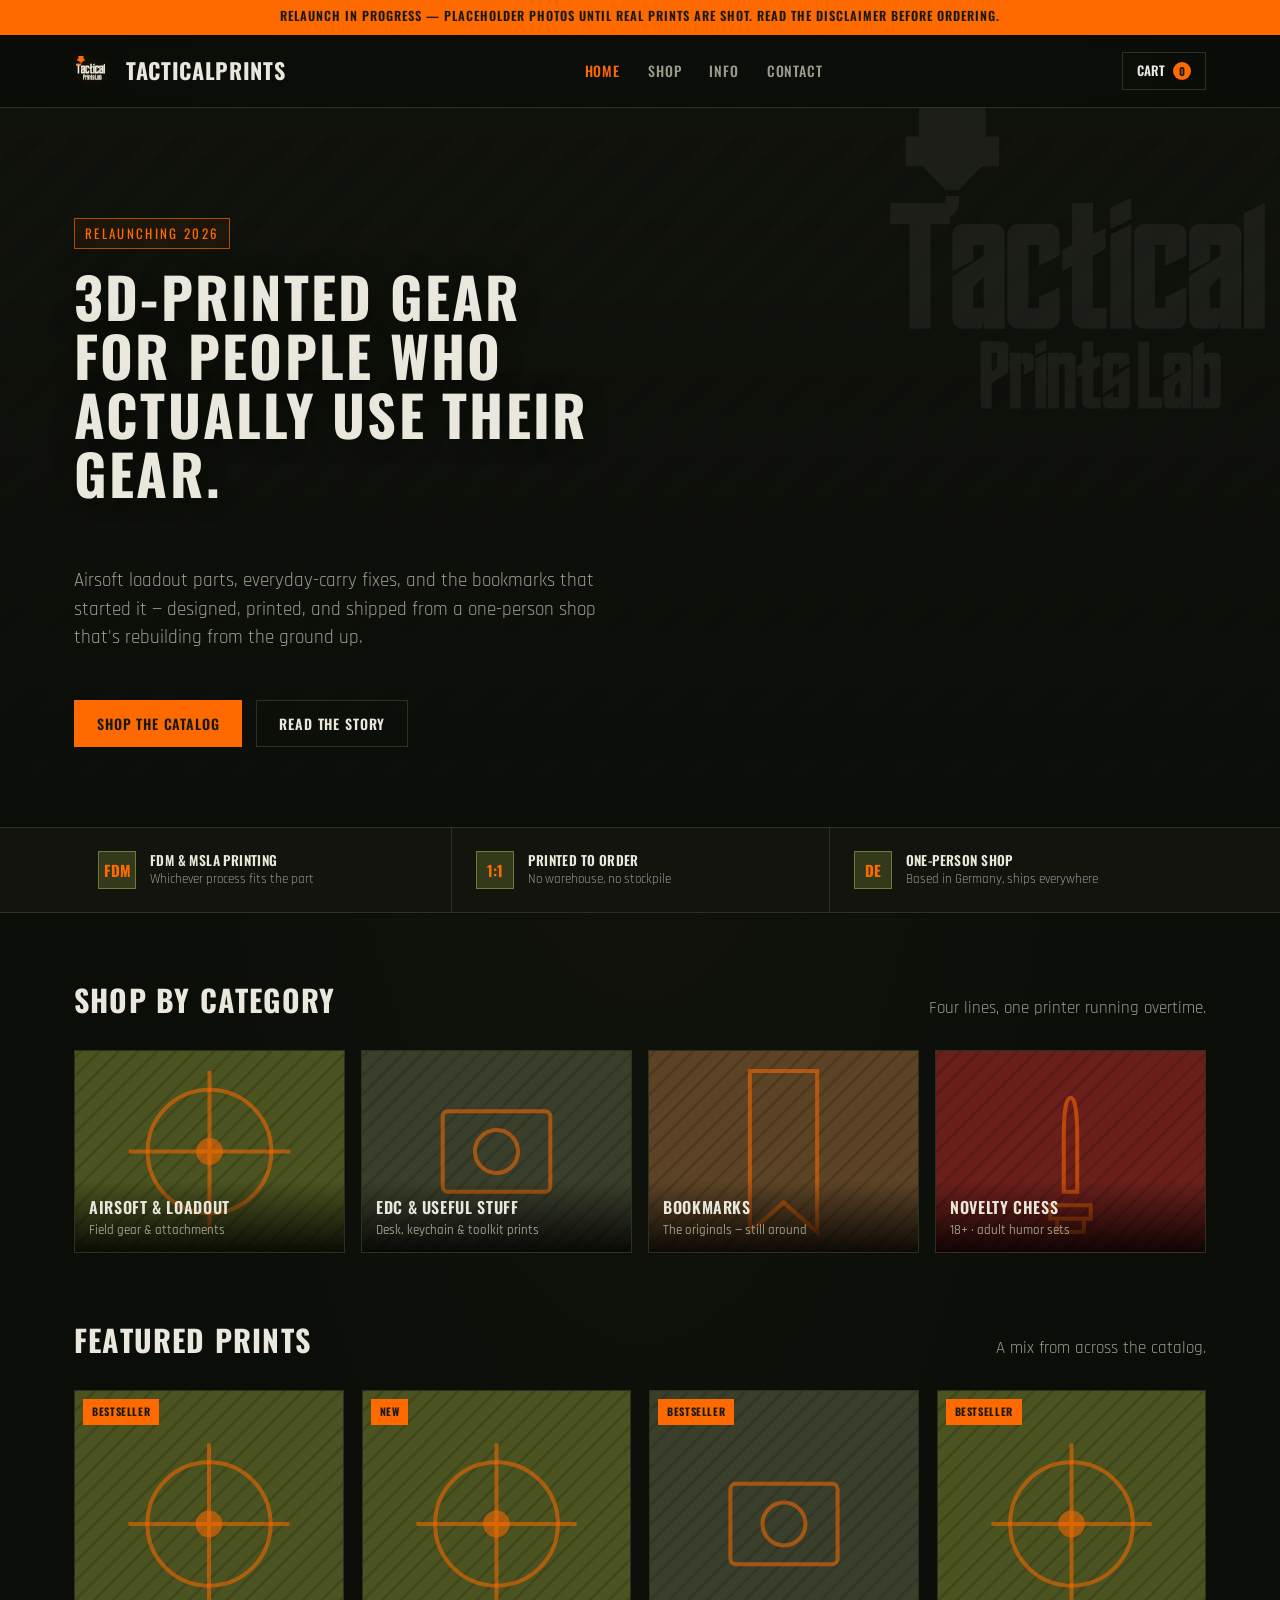
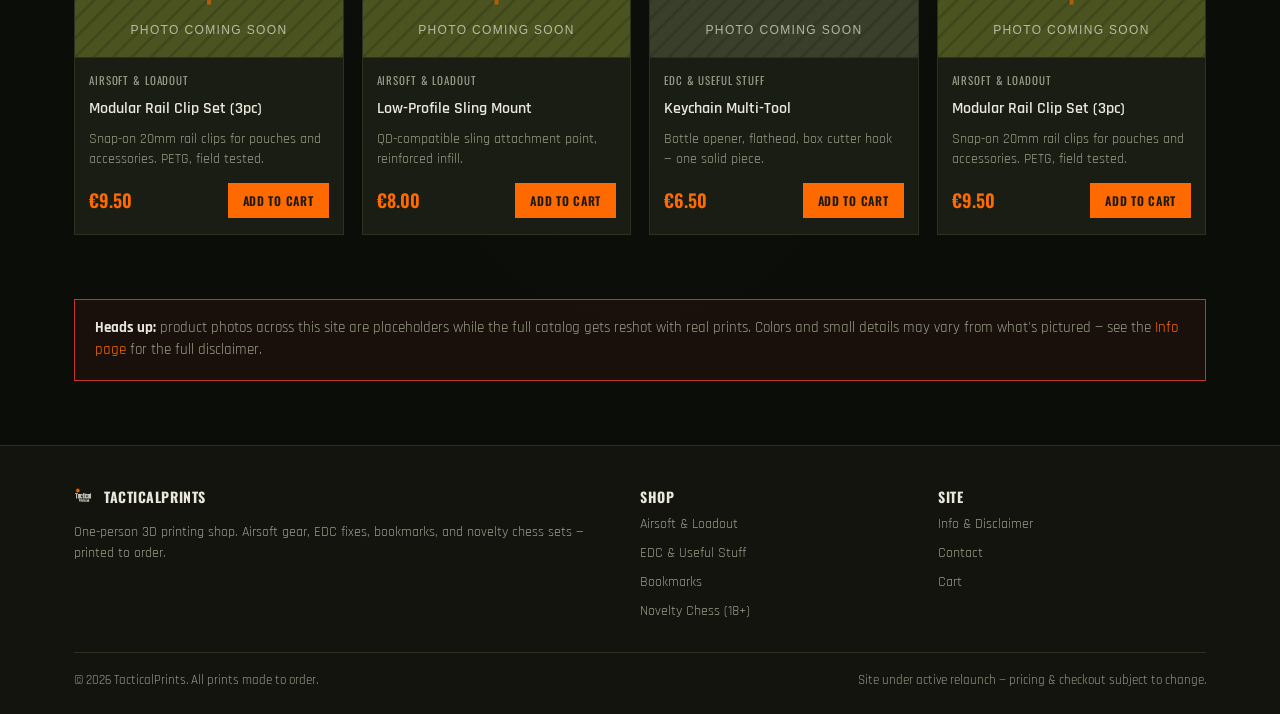
<file: index.html>
<!DOCTYPE html>
<html lang="en">
<head>
<meta charset="UTF-8">
<meta name="viewport" content="width=device-width, initial-scale=1.0">
<title>TacticalPrints — 3D Printed Gear for Airsoft, EDC & More</title>
<meta name="description" content="TacticalPrints: 3D printed airsoft attachments, EDC gear, bookmarks, and novelty chess sets. Relaunching with a whole new lineup.">
<link rel="stylesheet" href="assets/style.css">
<link rel="icon" href="assets/logo.svg" type="image/svg+xml">
</head>
<body>

<div class="topbar">Relaunch in progress — placeholder photos until real prints are shot. Read the disclaimer before ordering.</div>

<header class="site-header">
  <div class="nav-wrap">
    <a href="index.html" class="brand"><img src="assets/logo.svg" alt="Tactical Prints Lab" class="brand-logo"> TacticalPrints</a>
    <nav class="main-nav">
      <a href="index.html" class="active">Home</a>
      <a href="shop.html">Shop</a>
      <a href="about.html">Info</a>
      <a href="contact.html">Contact</a>
    </nav>
    <div class="nav-right">
      <a href="cart.html" class="cart-link">Cart <span class="cart-count">0</span></a>
    </div>
  </div>
</header>

<main>
  <section class="hero">
    <div class="container">
      <span class="eyebrow">Relaunching 2026</span>
      <h1>3D-printed gear for people who actually use their gear.</h1>
      <p class="lead">Airsoft loadout parts, everyday-carry fixes, and the bookmarks that started it — designed, printed, and shipped from a one-person shop that's rebuilding from the ground up.</p>
      <div class="cta-row">
        <a href="shop.html" class="btn">Shop the catalog</a>
        <a href="about.html" class="btn btn-outline">Read the story</a>
      </div>
    </div>
  </section>

  <section class="trust-strip">
    <div class="container">
      <div class="trust-grid">
        <div class="trust-item">
          <div class="trust-icon">FDM</div>
          <div class="trust-copy"><div class="t">FDM &amp; MSLA printing</div><div class="s">Whichever process fits the part</div></div>
        </div>
        <div class="trust-item">
          <div class="trust-icon">1:1</div>
          <div class="trust-copy"><div class="t">Printed to order</div><div class="s">No warehouse, no stockpile</div></div>
        </div>
        <div class="trust-item">
          <div class="trust-icon">DE</div>
          <div class="trust-copy"><div class="t">One-person shop</div><div class="s">Based in Germany, ships everywhere</div></div>
        </div>
      </div>
    </div>
  </section>

  <section class="section">
    <div class="container">
      <div class="section-head">
        <h2>Shop by category</h2>
        <p>Four lines, one printer running overtime.</p>
      </div>
      <div class="cat-grid" id="cat-grid"></div>
    </div>
  </section>

  <section class="section" style="padding-top:0;">
    <div class="container">
      <div class="section-head">
        <h2>Featured prints</h2>
        <p>A mix from across the catalog.</p>
      </div>
      <div class="product-grid" id="featured-grid"></div>
    </div>
  </section>

  <section class="section" style="padding-top:0;">
    <div class="container">
      <div class="disclaimer">
        <strong>Heads up:</strong> product photos across this site are placeholders while the full catalog gets reshot with real prints. Colors and small details may vary from what's pictured — see the <a href="about.html">Info page</a> for the full disclaimer.
      </div>
    </div>
  </section>
</main>

<footer class="site-footer">
  <div class="container">
    <div class="footer-grid">
      <div>
        <h4><img src="assets/logo.svg" alt="" class="footer-logo"> TacticalPrints</h4>
        <p>One-person 3D printing shop. Airsoft gear, EDC fixes, bookmarks, and novelty chess sets — printed to order.</p>
      </div>
      <div>
        <h4>Shop</h4>
        <ul>
          <li><a href="shop.html?cat=airsoft">Airsoft & Loadout</a></li>
          <li><a href="shop.html?cat=edc">EDC & Useful Stuff</a></li>
          <li><a href="shop.html?cat=bookmarks">Bookmarks</a></li>
          <li><a href="shop.html?cat=chess">Novelty Chess (18+)</a></li>
        </ul>
      </div>
      <div>
        <h4>Site</h4>
        <ul>
          <li><a href="about.html">Info & Disclaimer</a></li>
          <li><a href="contact.html">Contact</a></li>
          <li><a href="cart.html">Cart</a></li>
        </ul>
      </div>
    </div>
    <div class="footer-bottom">
      <span>&copy; <span id="year"></span> TacticalPrints. All prints made to order.</span>
      <span>Site under active relaunch — pricing &amp; checkout subject to change.</span>
    </div>
  </div>
</footer>

<script src="assets/products.js"></script>
<script src="assets/cart.js"></script>
<script>
  document.getElementById("year").textContent = new Date().getFullYear();

  const catGrid = document.getElementById("cat-grid");
  Object.entries(CATEGORIES).forEach(([key, cat], i) => {
    const sampleImg = placeholderImg(key, i);
    const tile = document.createElement("a");
    tile.href = `shop.html?cat=${key}`;
    tile.className = "cat-tile";
    tile.innerHTML = `
      <div class="cat-tile-bg" style="background:url('${sampleImg}') center/cover;"></div>
      <div class="cat-tile-label">${cat.label}<span>${cat.sub}</span></div>
    `;
    catGrid.appendChild(tile);
  });

  const featuredGrid = document.getElementById("featured-grid");
  const featured = PRODUCTS.filter(p => p.badge).concat(PRODUCTS.slice(0,2)).slice(0,4);
  featured.forEach(p => featuredGrid.appendChild(renderProductCard(p)));

  function renderProductCard(p) {
    const card = document.createElement("div");
    card.className = "product-card";
    card.innerHTML = `
      <div class="product-media">
        ${p.badge ? `<span class="badge badge-orange">${p.badge}</span>` : ""}
        ${p.badge18 ? `<span class="badge badge-18">18+</span>` : ""}
        <img src="${p.img}" alt="${p.name}">
      </div>
      <div class="product-info">
        <span class="product-cat">${CATEGORIES[p.category].label}</span>
        <span class="product-name">${p.name}</span>
        <span class="product-desc">${p.desc}</span>
        <div class="product-foot">
          <span class="price">€${p.price.toFixed(2)}</span>
          <button class="btn btn-sm" data-add="${p.id}">Add to cart</button>
        </div>
      </div>
    `;
    card.querySelector("[data-add]").addEventListener("click", () => addToCart(p.id));
    return card;
  }
</script>
</body>
</html>
</file>
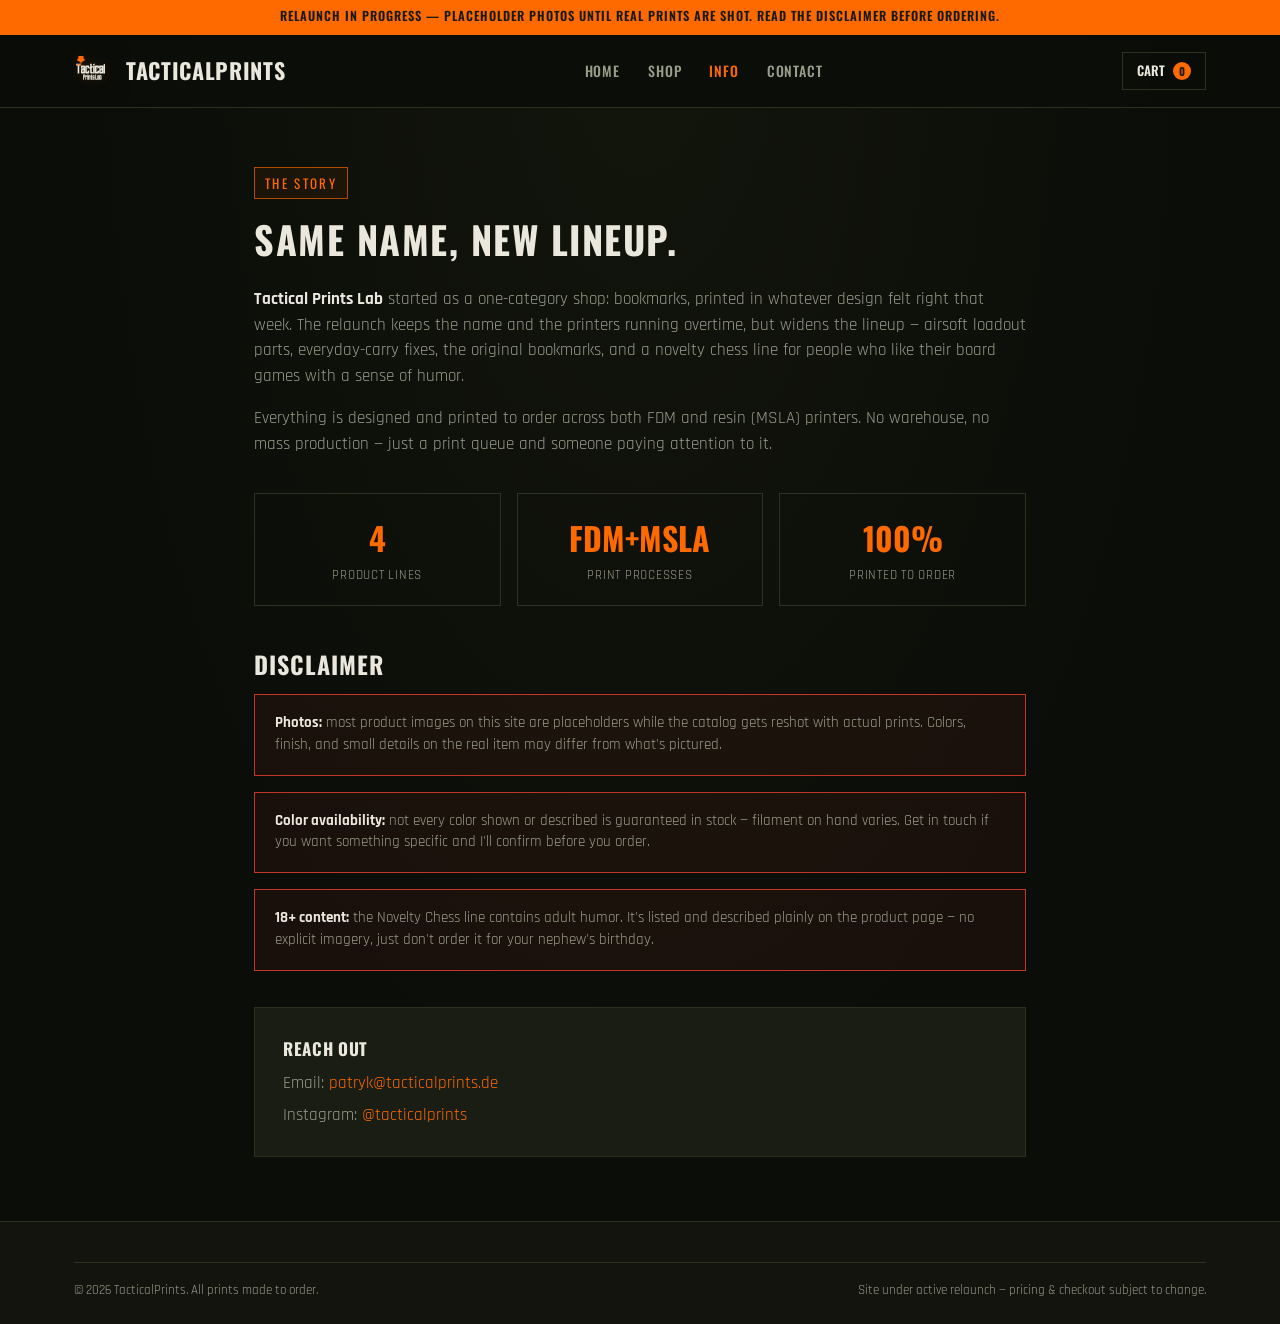
<file: about.html>
<!DOCTYPE html>
<html lang="en">
<head>
<meta charset="UTF-8">
<meta name="viewport" content="width=device-width, initial-scale=1.0">
<title>Info & Disclaimer — TacticalPrints</title>
<link rel="stylesheet" href="assets/style.css">
<link rel="icon" href="assets/logo.svg" type="image/svg+xml">
</head>
<body>

<div class="topbar">Relaunch in progress — placeholder photos until real prints are shot. Read the disclaimer before ordering.</div>

<header class="site-header">
  <div class="nav-wrap">
    <a href="index.html" class="brand"><img src="assets/logo.svg" alt="Tactical Prints Lab" class="brand-logo"> TacticalPrints</a>
    <nav class="main-nav">
      <a href="index.html">Home</a>
      <a href="shop.html">Shop</a>
      <a href="about.html" class="active">Info</a>
      <a href="contact.html">Contact</a>
    </nav>
    <div class="nav-right">
      <a href="cart.html" class="cart-link">Cart <span class="cart-count">0</span></a>
    </div>
  </div>
</header>

<main>
  <section class="section">
    <div class="container" style="max-width:820px;">
      <span class="eyebrow">The story</span>
      <h1 style="font-size:38px; margin-top:14px;">Same name, new lineup.</h1>
      <p style="color:var(--text-dim); font-size:17px;">
        <strong style="color:var(--text);">Tactical Prints Lab</strong> started as a one-category shop: bookmarks, printed
        in whatever design felt right that week. The relaunch keeps the name and the printers running overtime, but
        widens the lineup — airsoft loadout parts, everyday-carry fixes, the original bookmarks, and a novelty chess
        line for people who like their board games with a sense of humor.
      </p>
      <p style="color:var(--text-dim); font-size:17px;">
        Everything is designed and printed to order across both FDM and resin (MSLA) printers. No warehouse, no mass
        production — just a print queue and someone paying attention to it.
      </p>

      <div class="stat-row" style="margin:36px 0;">
        <div class="stat"><div class="num">4</div><div class="lbl">Product lines</div></div>
        <div class="stat"><div class="num">FDM+MSLA</div><div class="lbl">Print processes</div></div>
        <div class="stat"><div class="num">100%</div><div class="lbl">Printed to order</div></div>
      </div>

      <h2 style="font-size:24px; margin-top:40px;">Disclaimer</h2>
      <div class="disclaimer" style="margin-bottom:16px;">
        <strong>Photos:</strong> most product images on this site are placeholders while the catalog gets reshot with
        actual prints. Colors, finish, and small details on the real item may differ from what's pictured.
      </div>
      <div class="disclaimer" style="margin-bottom:16px;">
        <strong>Color availability:</strong> not every color shown or described is guaranteed in stock — filament on
        hand varies. Get in touch if you want something specific and I'll confirm before you order.
      </div>
      <div class="disclaimer" style="border-color:var(--danger);">
        <strong>18+ content:</strong> the Novelty Chess line contains adult humor. It's listed and described plainly
        on the product page — no explicit imagery, just don't order it for your nephew's birthday.
      </div>

      <div class="panel" style="margin-top:36px;">
        <h4 style="margin-bottom:10px;">Reach out</h4>
        <p style="color:var(--text-dim); margin:0 0 6px;">Email: <a href="mailto:patryk@tacticalprints.de">patryk@tacticalprints.de</a></p>
        <p style="color:var(--text-dim); margin:0;">Instagram: <a href="https://instagram.com/tacticalprints" target="_blank" rel="noopener">@tacticalprints</a></p>
      </div>
    </div>
  </section>
</main>

<footer class="site-footer">
  <div class="container">
    <div class="footer-bottom">
      <span>&copy; <span id="year"></span> TacticalPrints. All prints made to order.</span>
      <span>Site under active relaunch — pricing &amp; checkout subject to change.</span>
    </div>
  </div>
</footer>

<script src="assets/products.js"></script>
<script src="assets/cart.js"></script>
<script>document.getElementById("year").textContent = new Date().getFullYear();</script>
</body>
</html>
</file>
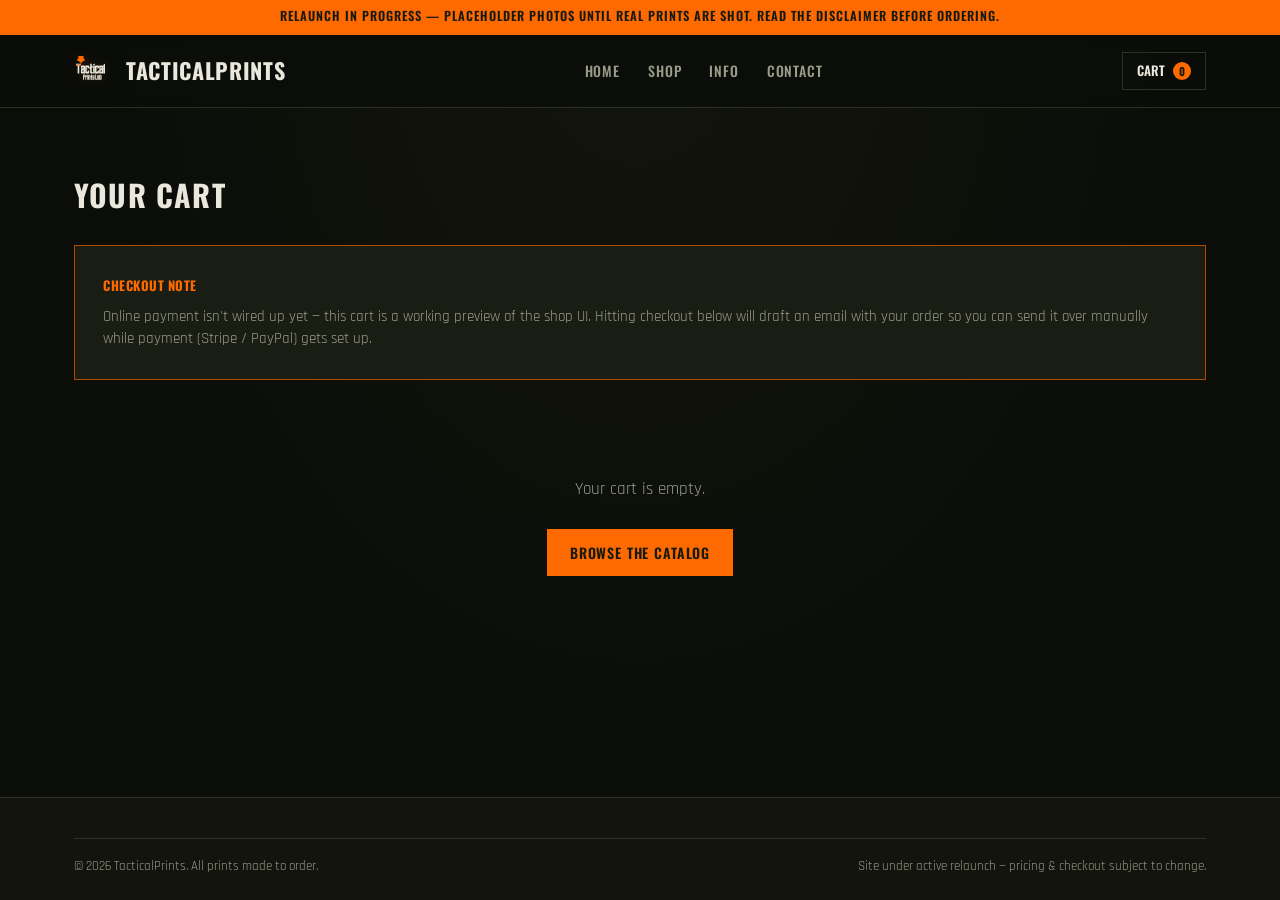
<file: cart.html>
<!DOCTYPE html>
<html lang="en">
<head>
<meta charset="UTF-8">
<meta name="viewport" content="width=device-width, initial-scale=1.0">
<title>Your Cart — TacticalPrints</title>
<link rel="stylesheet" href="assets/style.css">
<link rel="icon" href="assets/logo.svg" type="image/svg+xml">
</head>
<body>

<div class="topbar">Relaunch in progress — placeholder photos until real prints are shot. Read the disclaimer before ordering.</div>

<header class="site-header">
  <div class="nav-wrap">
    <a href="index.html" class="brand"><img src="assets/logo.svg" alt="Tactical Prints Lab" class="brand-logo"> TacticalPrints</a>
    <nav class="main-nav">
      <a href="index.html">Home</a>
      <a href="shop.html">Shop</a>
      <a href="about.html">Info</a>
      <a href="contact.html">Contact</a>
    </nav>
    <div class="nav-right">
      <a href="cart.html" class="cart-link active">Cart <span class="cart-count">0</span></a>
    </div>
  </div>
</header>

<main>
  <section class="section">
    <div class="container">
      <div class="section-head">
        <h2>Your Cart</h2>
      </div>

      <div class="panel" style="margin-bottom:20px; border-color:var(--orange-dim);">
        <strong style="color:var(--orange); font-family:'Oswald',sans-serif; text-transform:uppercase; font-size:13px; letter-spacing:0.04em;">Checkout note</strong>
        <p style="margin:8px 0 0; color:var(--text-dim); font-size:14.5px;">Online payment isn't wired up yet — this cart is a working preview of the shop UI. Hitting checkout below will draft an email with your order so you can send it over manually while payment (Stripe / PayPal) gets set up.</p>
      </div>

      <div id="cart-content"></div>
    </div>
  </section>
</main>

<footer class="site-footer">
  <div class="container">
    <div class="footer-bottom">
      <span>&copy; <span id="year"></span> TacticalPrints. All prints made to order.</span>
      <span>Site under active relaunch — pricing &amp; checkout subject to change.</span>
    </div>
  </div>
</footer>

<script src="assets/products.js"></script>
<script src="assets/cart.js"></script>
<script>
  document.getElementById("year").textContent = new Date().getFullYear();

  function render() {
    const lines = cartLines();
    const content = document.getElementById("cart-content");

    if (!lines.length) {
      content.innerHTML = `
        <div class="empty-cart">
          <p>Your cart is empty.</p>
          <a href="shop.html" class="btn" style="margin-top:10px;">Browse the catalog</a>
        </div>`;
      return;
    }

    const rows = lines.map(l => `
      <tr data-id="${l.id}">
        <td>
          <div style="display:flex; align-items:center; gap:12px;">
            <div class="cart-item-media"><img src="${l.img}" alt="${l.name}"></div>
            <div>
              <div class="cart-item-name">${l.name}</div>
              <div class="product-cat">${CATEGORIES[l.category].label}</div>
            </div>
          </div>
        </td>
        <td>€${l.price.toFixed(2)}</td>
        <td>
          <div class="qty-control">
            <button data-dec>−</button>
            <input type="text" value="${l.qty}" data-qty readonly>
            <button data-inc>+</button>
          </div>
        </td>
        <td>€${l.lineTotal.toFixed(2)}</td>
        <td><span class="remove-link" data-remove>Remove</span></td>
      </tr>
    `).join("");

    const subtotal = cartSubtotal();

    content.innerHTML = `
      <div style="overflow-x:auto;">
        <table class="cart-table">
          <thead>
            <tr><th>Product</th><th>Price</th><th>Qty</th><th>Total</th><th></th></tr>
          </thead>
          <tbody>${rows}</tbody>
        </table>
      </div>
      <div style="display:flex; justify-content:flex-end; margin-top:26px;">
        <div class="cart-summary" style="min-width:300px;">
          <div class="summary-row"><span>Subtotal</span><span>€${subtotal.toFixed(2)}</span></div>
          <div class="summary-row"><span>Shipping</span><span>Calculated at order</span></div>
          <div class="summary-row total"><span>Total</span><span>€${subtotal.toFixed(2)}</span></div>
          <button class="btn btn-block" id="checkout-btn" style="margin-top:16px;">Checkout (email order)</button>
          <a href="shop.html" class="btn btn-outline btn-block" style="margin-top:10px;">Continue shopping</a>
        </div>
      </div>
    `;

    content.querySelectorAll("[data-inc]").forEach(btn => btn.addEventListener("click", e => {
      const id = e.target.closest("tr").dataset.id;
      const line = lines.find(l => l.id === id);
      setQty(id, line.qty + 1);
      render();
    }));
    content.querySelectorAll("[data-dec]").forEach(btn => btn.addEventListener("click", e => {
      const id = e.target.closest("tr").dataset.id;
      const line = lines.find(l => l.id === id);
      setQty(id, line.qty - 1);
      render();
    }));
    content.querySelectorAll("[data-remove]").forEach(btn => btn.addEventListener("click", e => {
      const id = e.target.closest("tr").dataset.id;
      removeFromCart(id);
      render();
    }));

    document.getElementById("checkout-btn").addEventListener("click", () => {
      const body = lines.map(l => `${l.qty} x ${l.name} — €${l.lineTotal.toFixed(2)}`).join("%0D%0A");
      const subject = encodeURIComponent("TacticalPrints order request");
      const mailBody = `Hi, I'd like to order:%0D%0A%0D%0A${body}%0D%0A%0D%0ATotal: €${subtotal.toFixed(2)}%0D%0A%0D%0AName:%0D%0AShipping address:%0D%0A`;
      window.location.href = `mailto:${CHECKOUT_EMAIL}?subject=${subject}&body=${mailBody}`;
    });
  }

  render();
</script>
</body>
</html>
</file>
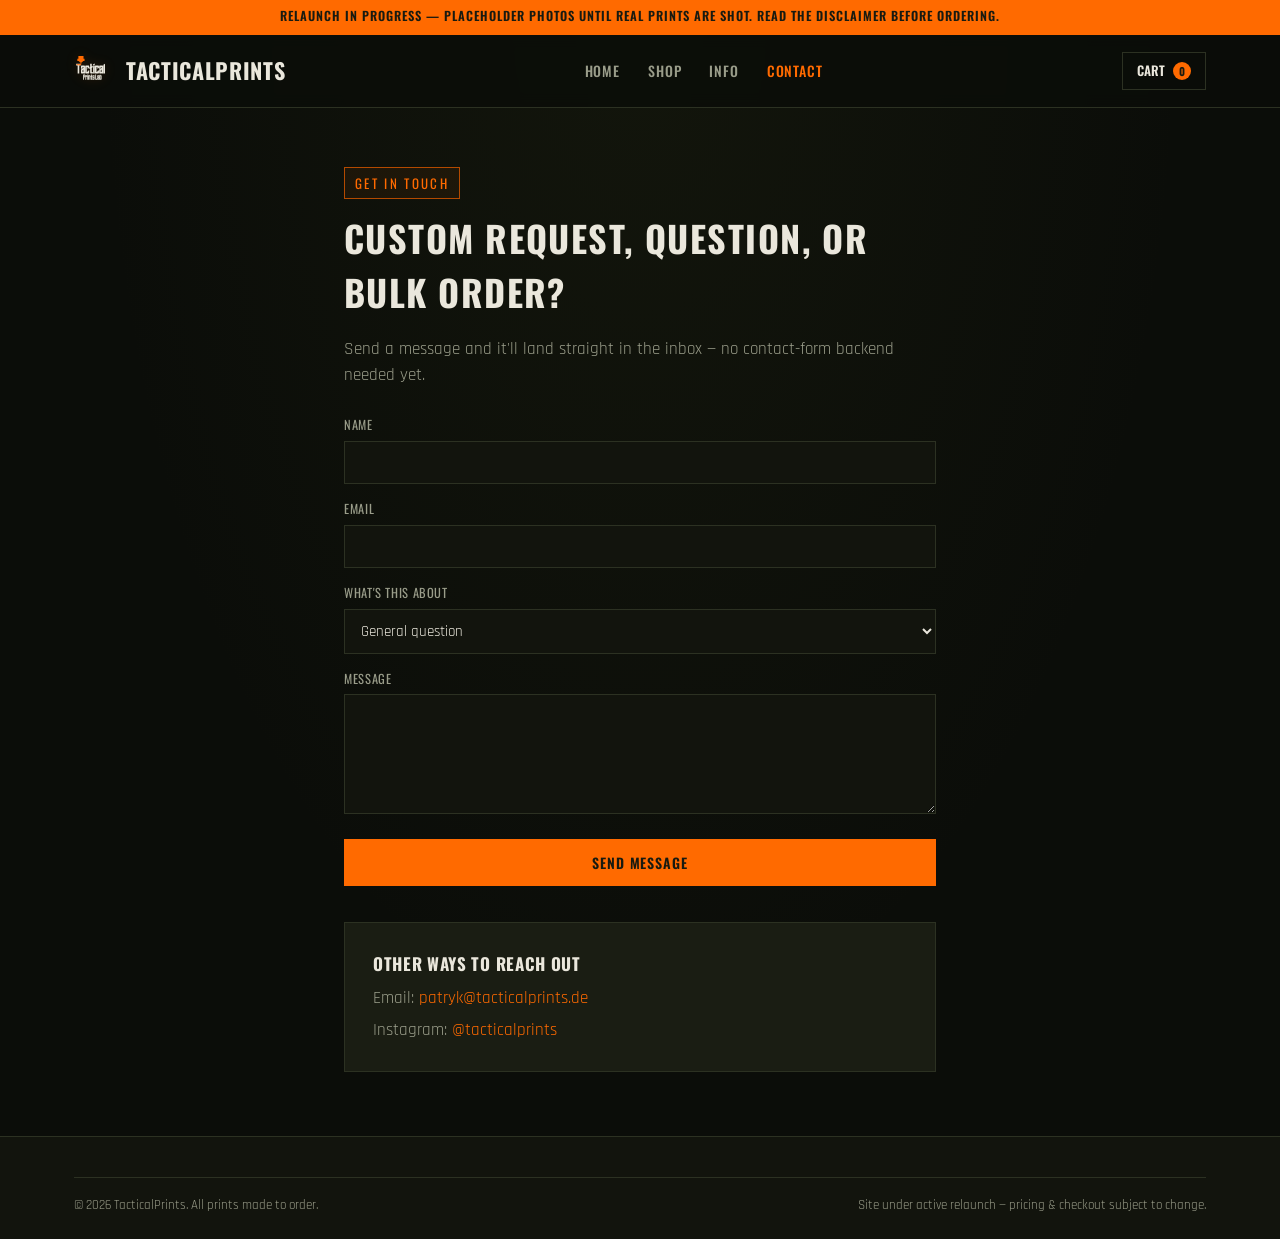
<file: contact.html>
<!DOCTYPE html>
<html lang="en">
<head>
<meta charset="UTF-8">
<meta name="viewport" content="width=device-width, initial-scale=1.0">
<title>Contact — TacticalPrints</title>
<link rel="stylesheet" href="assets/style.css">
<link rel="icon" href="assets/logo.svg" type="image/svg+xml">
</head>
<body>

<div class="topbar">Relaunch in progress — placeholder photos until real prints are shot. Read the disclaimer before ordering.</div>

<header class="site-header">
  <div class="nav-wrap">
    <a href="index.html" class="brand"><img src="assets/logo.svg" alt="Tactical Prints Lab" class="brand-logo"> TacticalPrints</a>
    <nav class="main-nav">
      <a href="index.html">Home</a>
      <a href="shop.html">Shop</a>
      <a href="about.html">Info</a>
      <a href="contact.html" class="active">Contact</a>
    </nav>
    <div class="nav-right">
      <a href="cart.html" class="cart-link">Cart <span class="cart-count">0</span></a>
    </div>
  </div>
</header>

<main>
  <section class="section">
    <div class="container" style="max-width:640px;">
      <span class="eyebrow">Get in touch</span>
      <h1 style="font-size:36px; margin-top:14px;">Custom request, question, or bulk order?</h1>
      <p style="color:var(--text-dim);">Send a message and it'll land straight in the inbox — no contact-form backend needed yet.</p>

      <form id="contact-form" style="margin-top:28px;">
        <label for="name">Name</label>
        <input type="text" id="name" required>

        <label for="email">Email</label>
        <input type="email" id="email" required>

        <label for="topic">What's this about</label>
        <select id="topic">
          <option>General question</option>
          <option>Custom color / design request</option>
          <option>Bulk / wholesale order</option>
          <option>Airsoft gear</option>
          <option>Novelty Chess (18+)</option>
          <option>Something else</option>
        </select>

        <label for="message">Message</label>
        <textarea id="message" required></textarea>

        <button type="submit" class="btn btn-block">Send message</button>
      </form>

      <div class="panel" style="margin-top:36px;">
        <h4 style="margin-bottom:10px;">Other ways to reach out</h4>
        <p style="color:var(--text-dim); margin:0 0 6px;">Email: <a href="mailto:patryk@tacticalprints.de">patryk@tacticalprints.de</a></p>
        <p style="color:var(--text-dim); margin:0;">Instagram: <a href="https://instagram.com/tacticalprints" target="_blank" rel="noopener">@tacticalprints</a></p>
      </div>
    </div>
  </section>
</main>

<footer class="site-footer">
  <div class="container">
    <div class="footer-bottom">
      <span>&copy; <span id="year"></span> TacticalPrints. All prints made to order.</span>
      <span>Site under active relaunch — pricing &amp; checkout subject to change.</span>
    </div>
  </div>
</footer>

<script src="assets/products.js"></script>
<script src="assets/cart.js"></script>
<script>
  document.getElementById("year").textContent = new Date().getFullYear();

  document.getElementById("contact-form").addEventListener("submit", function(e) {
    e.preventDefault();
    const name = document.getElementById("name").value;
    const email = document.getElementById("email").value;
    const topic = document.getElementById("topic").value;
    const message = document.getElementById("message").value;
    const subject = encodeURIComponent(`[${topic}] Message from ${name}`);
    const body = encodeURIComponent(`${message}\n\n— ${name} (${email})`);
    window.location.href = `mailto:patryk@tacticalprints.de?subject=${subject}&body=${body}`;
  });
</script>
</body>
</html>
</file>
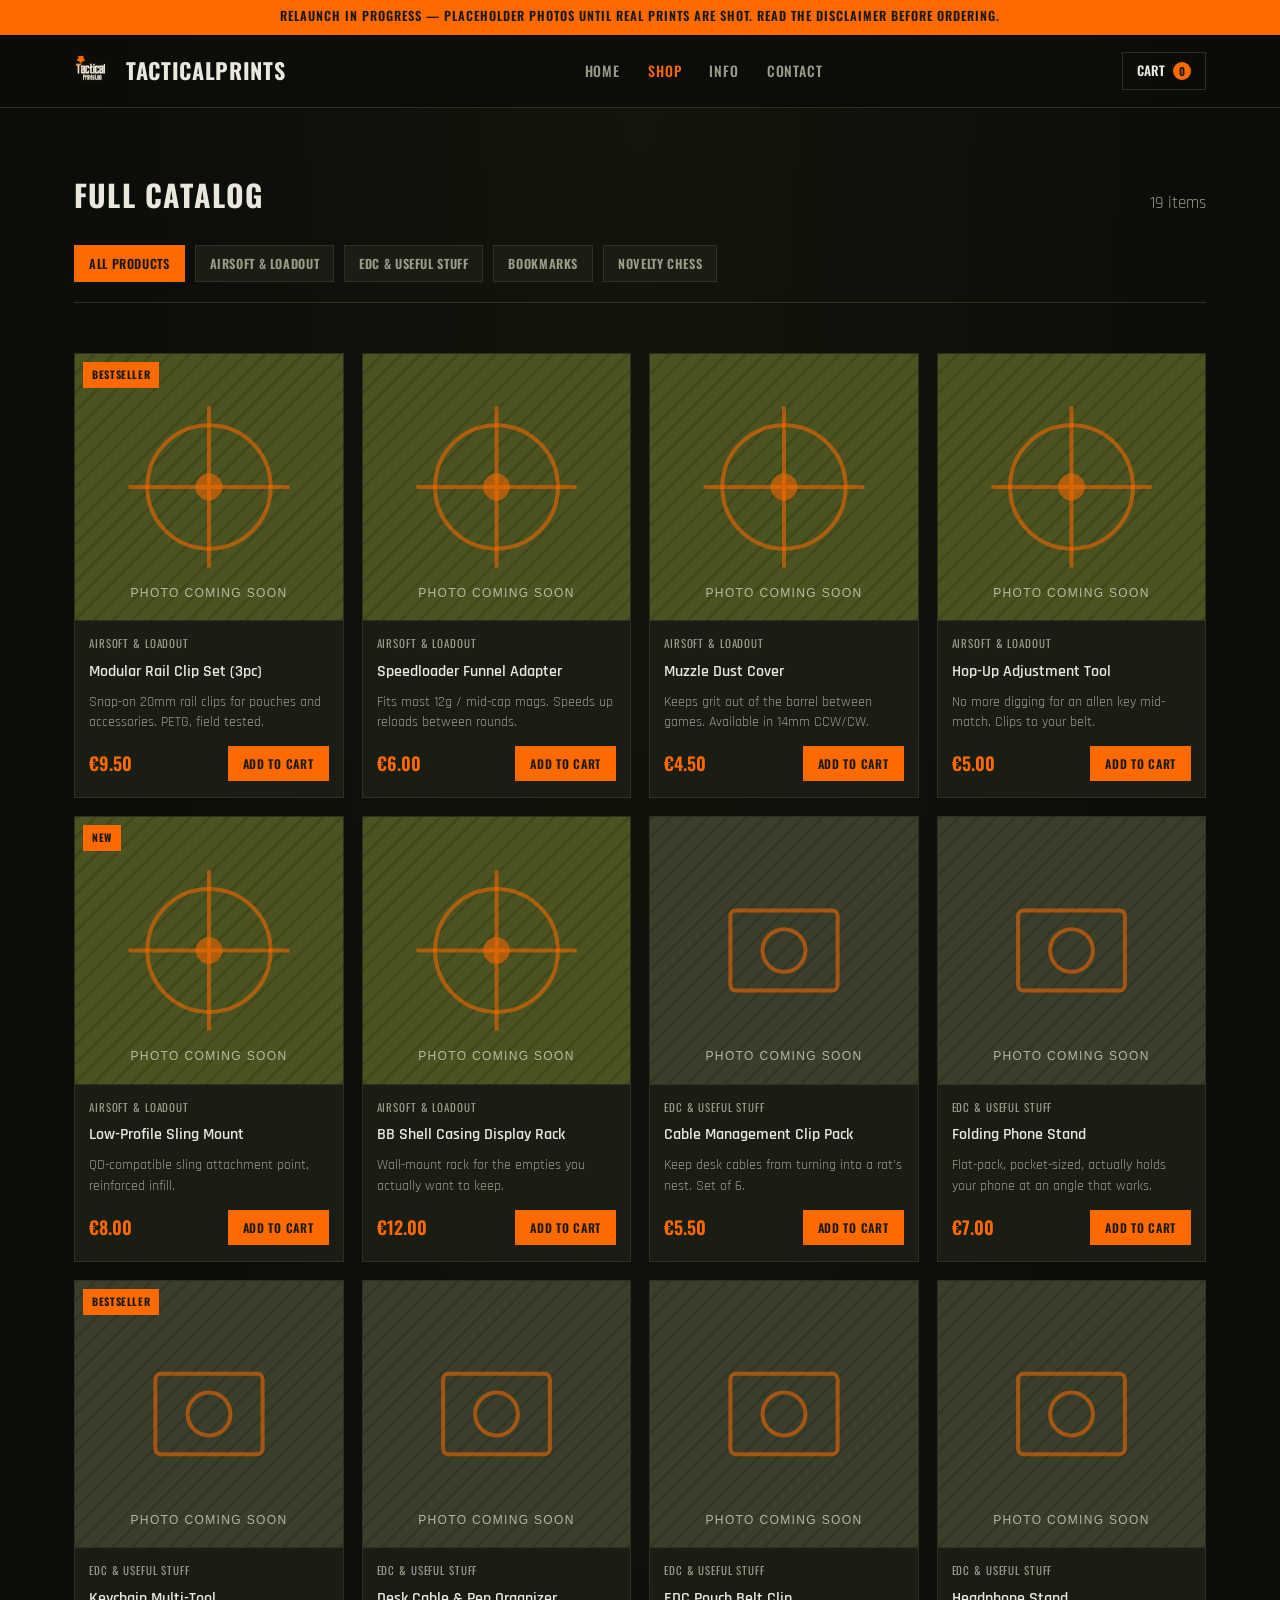
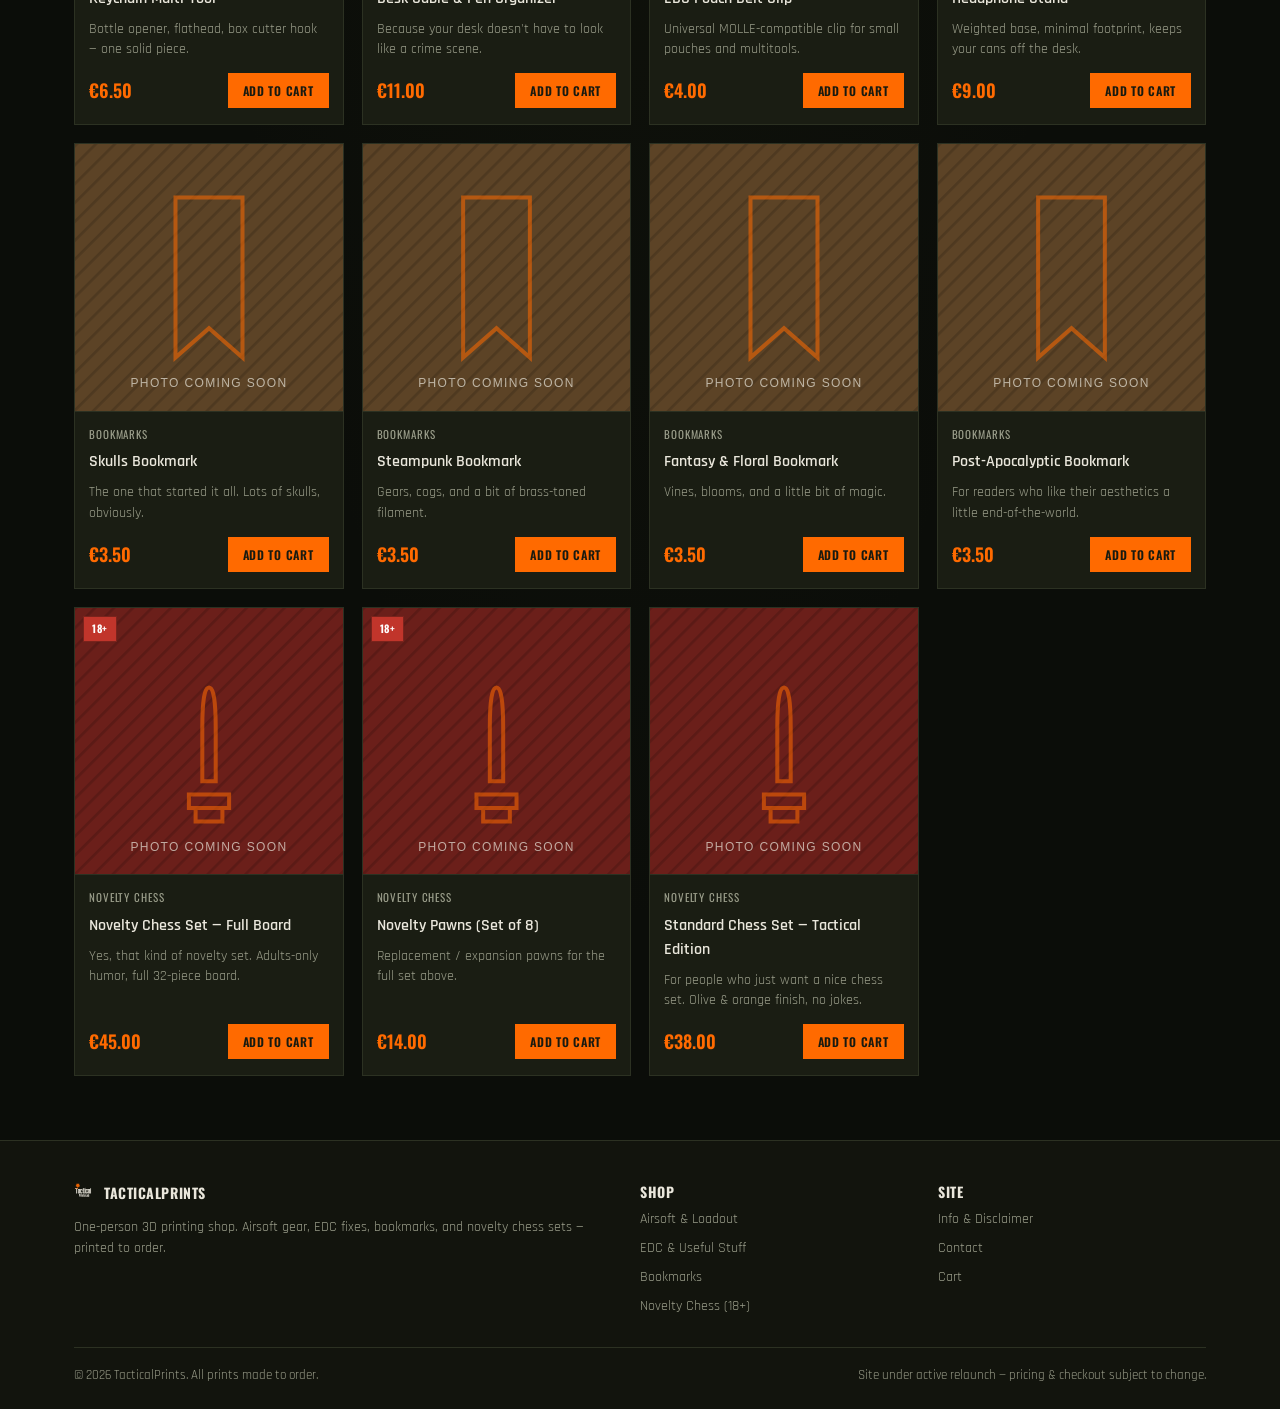
<file: shop.html>
<!DOCTYPE html>
<html lang="en">
<head>
<meta charset="UTF-8">
<meta name="viewport" content="width=device-width, initial-scale=1.0">
<title>Shop — TacticalPrints</title>
<meta name="description" content="Browse TacticalPrints: airsoft attachments, EDC gear, bookmarks, and novelty chess sets.">
<link rel="stylesheet" href="assets/style.css">
<link rel="icon" href="assets/logo.svg" type="image/svg+xml">
</head>
<body>

<div class="topbar">Relaunch in progress — placeholder photos until real prints are shot. Read the disclaimer before ordering.</div>

<header class="site-header">
  <div class="nav-wrap">
    <a href="index.html" class="brand"><img src="assets/logo.svg" alt="Tactical Prints Lab" class="brand-logo"> TacticalPrints</a>
    <nav class="main-nav">
      <a href="index.html">Home</a>
      <a href="shop.html" class="active">Shop</a>
      <a href="about.html">Info</a>
      <a href="contact.html">Contact</a>
    </nav>
    <div class="nav-right">
      <a href="cart.html" class="cart-link">Cart <span class="cart-count">0</span></a>
    </div>
  </div>
</header>

<main>
  <section class="section" style="padding-bottom:0;">
    <div class="container">
      <div class="section-head">
        <h2 id="shop-title">Full Catalog</h2>
        <p id="shop-count"></p>
      </div>
      <div class="product-toolbar" id="filter-bar"></div>
    </div>
  </section>

  <section class="section" style="padding-top:24px;">
    <div class="container">
      <div class="product-grid" id="product-grid"></div>
      <p id="no-results" class="empty-cart" style="display:none;">No products in this category yet.</p>
    </div>
  </section>
</main>

<footer class="site-footer">
  <div class="container">
    <div class="footer-grid">
      <div>
        <h4><img src="assets/logo.svg" alt="" class="footer-logo"> TacticalPrints</h4>
        <p>One-person 3D printing shop. Airsoft gear, EDC fixes, bookmarks, and novelty chess sets — printed to order.</p>
      </div>
      <div>
        <h4>Shop</h4>
        <ul>
          <li><a href="shop.html?cat=airsoft">Airsoft & Loadout</a></li>
          <li><a href="shop.html?cat=edc">EDC & Useful Stuff</a></li>
          <li><a href="shop.html?cat=bookmarks">Bookmarks</a></li>
          <li><a href="shop.html?cat=chess">Novelty Chess (18+)</a></li>
        </ul>
      </div>
      <div>
        <h4>Site</h4>
        <ul>
          <li><a href="about.html">Info & Disclaimer</a></li>
          <li><a href="contact.html">Contact</a></li>
          <li><a href="cart.html">Cart</a></li>
        </ul>
      </div>
    </div>
    <div class="footer-bottom">
      <span>&copy; <span id="year"></span> TacticalPrints. All prints made to order.</span>
      <span>Site under active relaunch — pricing &amp; checkout subject to change.</span>
    </div>
  </div>
</footer>

<script src="assets/products.js"></script>
<script src="assets/cart.js"></script>
<script>
  document.getElementById("year").textContent = new Date().getFullYear();

  const params = new URLSearchParams(window.location.search);
  let activeCat = params.get("cat") || "all";

  const filterBar = document.getElementById("filter-bar");
  const grid = document.getElementById("product-grid");
  const shopTitle = document.getElementById("shop-title");
  const shopCount = document.getElementById("shop-count");
  const noResults = document.getElementById("no-results");

  function buildFilterBar() {
    filterBar.innerHTML = "";
    const allChip = makeChip("all", "All Products");
    filterBar.appendChild(allChip);
    Object.entries(CATEGORIES).forEach(([key, cat]) => {
      filterBar.appendChild(makeChip(key, cat.label));
    });
  }

  function makeChip(key, label) {
    const chip = document.createElement("button");
    chip.className = "chip" + (key === activeCat ? " active" : "");
    chip.textContent = label;
    chip.addEventListener("click", () => {
      activeCat = key;
      const url = new URL(window.location);
      if (key === "all") url.searchParams.delete("cat");
      else url.searchParams.set("cat", key);
      history.replaceState(null, "", url);
      render();
    });
    return chip;
  }

  function render() {
    buildFilterBar();
    const list = activeCat === "all" ? PRODUCTS : PRODUCTS.filter(p => p.category === activeCat);
    shopTitle.textContent = activeCat === "all" ? "Full Catalog" : CATEGORIES[activeCat].label;
    shopCount.textContent = `${list.length} item${list.length !== 1 ? "s" : ""}`;
    grid.innerHTML = "";
    noResults.style.display = list.length ? "none" : "block";
    list.forEach(p => grid.appendChild(renderProductCard(p)));
  }

  function renderProductCard(p) {
    const card = document.createElement("div");
    card.className = "product-card";
    card.innerHTML = `
      <div class="product-media">
        ${p.badge ? `<span class="badge badge-orange">${p.badge}</span>` : ""}
        ${p.badge18 ? `<span class="badge badge-18">18+</span>` : ""}
        <img src="${p.img}" alt="${p.name}">
      </div>
      <div class="product-info">
        <span class="product-cat">${CATEGORIES[p.category].label}</span>
        <span class="product-name">${p.name}</span>
        <span class="product-desc">${p.desc}</span>
        <div class="product-foot">
          <span class="price">€${p.price.toFixed(2)}</span>
          <button class="btn btn-sm" data-add="${p.id}">Add to cart</button>
        </div>
      </div>
    `;
    card.querySelector("[data-add]").addEventListener("click", () => addToCart(p.id));
    return card;
  }

  render();
</script>
</body>
</html>
</file>
<file: assets/style.css>
/* ==========================================================================
   TacticalPrints — shared design system
   Dark tactical / military aesthetic: matte black, olive drab, safety orange
   ========================================================================== */

@import url('https://fonts.googleapis.com/css2?family=Oswald:wght@400;500;600;700&family=Rajdhani:wght@400;500;600;700&display=swap');

:root{
  --bg: #0b0d09;
  --bg-alt: #12140d;
  --panel: #1a1d13;
  --panel-2: #20241a;
  --border: #2c3122;
  --olive: #4b5320;
  --olive-light: #6d7a35;
  --olive-dim: #333a1c;
  --orange: #ff6a00;
  --orange-dim: #b34a00;
  --text: #eae7dc;
  --text-dim: #9a9d8a;
  --danger: #c1352b;
  --radius: 2px;
  --maxw: 1180px;
}

*{box-sizing:border-box;}
html,body{margin:0;padding:0;}
body{
  background:
    radial-gradient(ellipse at top, rgba(75,83,32,0.12), transparent 60%),
    var(--bg);
  color:var(--text);
  font-family:'Rajdhani', sans-serif;
  font-size:17px;
  line-height:1.5;
  min-height:100vh;
  display:flex;
  flex-direction:column;
}

h1,h2,h3,h4{
  font-family:'Oswald', sans-serif;
  text-transform:uppercase;
  letter-spacing:0.04em;
  margin:0 0 0.5em;
  color:var(--text);
}

a{color:var(--orange); text-decoration:none;}
a:hover{text-decoration:underline;}

img{max-width:100%;display:block;}

.container{
  width:100%;
  max-width:var(--maxw);
  margin:0 auto;
  padding:0 24px;
}

/* ---------- topbar / disclaimer strip ---------- */
.topbar{
  background:var(--orange);
  color:#181a10;
  font-family:'Oswald', sans-serif;
  font-weight:600;
  font-size:12.5px;
  letter-spacing:0.08em;
  text-transform:uppercase;
  text-align:center;
  padding:7px 10px;
}

/* ---------- header / nav ---------- */
header.site-header{
  background:rgba(11,13,9,0.85);
  backdrop-filter:blur(8px);
  -webkit-backdrop-filter:blur(8px);
  border-bottom:1px solid var(--border);
  border-top:2px solid var(--orange);
  position:sticky;
  top:0;
  z-index:50;
}
.nav-wrap{
  display:flex;
  align-items:center;
  justify-content:space-between;
  padding:16px 24px;
  max-width:var(--maxw);
  margin:0 auto;
  gap:20px;
}
.brand{
  display:flex;
  align-items:center;
  gap:12px;
  font-family:'Oswald', sans-serif;
  font-weight:700;
  font-size:22px;
  letter-spacing:0.03em;
  text-transform:uppercase;
  color:var(--text);
}
.brand:hover{ text-decoration:none; color:var(--orange); }
.brand-logo{
  width:40px;
  height:40px;
  display:block;
  filter:drop-shadow(0 0 6px rgba(255,106,0,0.15));
  transition:filter .2s ease;
}
.brand:hover .brand-logo{ filter:drop-shadow(0 0 10px rgba(255,106,0,0.35)); }

nav.main-nav{
  display:flex;
  gap:28px;
  font-family:'Oswald', sans-serif;
  font-size:14px;
  font-weight:500;
  letter-spacing:0.06em;
  text-transform:uppercase;
}
nav.main-nav a{ color:var(--text-dim); }
nav.main-nav a:hover, nav.main-nav a.active{ color:var(--orange); text-decoration:none; }

.nav-right{ display:flex; align-items:center; gap:18px; }
.cart-link{
  position:relative;
  display:flex;
  align-items:center;
  gap:8px;
  font-family:'Oswald', sans-serif;
  font-weight:600;
  text-transform:uppercase;
  font-size:13px;
  color:var(--text);
  border:1px solid var(--border);
  padding:8px 14px;
}
.cart-link:hover{ border-color:var(--orange); color:var(--orange); text-decoration:none; }
.cart-count{
  background:var(--orange);
  color:#181a10;
  font-weight:700;
  font-size:11px;
  min-width:18px;
  height:18px;
  border-radius:50%;
  display:inline-flex;
  align-items:center;
  justify-content:center;
  padding:0 4px;
}

.hamburger{ display:none; }

/* ---------- buttons ---------- */
.btn{
  display:inline-flex;
  align-items:center;
  justify-content:center;
  gap:8px;
  font-family:'Oswald', sans-serif;
  font-weight:600;
  text-transform:uppercase;
  letter-spacing:0.06em;
  font-size:14px;
  padding:12px 22px;
  border:1px solid var(--orange);
  background:var(--orange);
  color:#181a10;
  cursor:pointer;
  transition:all .15s ease;
}
.btn:hover{ background:#ff8228; text-decoration:none; transform:translateY(-1px); box-shadow:0 6px 16px rgba(255,106,0,0.25); }
.btn:active{ transform:translateY(0); }
.btn.btn-outline{
  background:transparent;
  color:var(--text);
  border:1px solid var(--border);
  box-shadow:none;
}
.btn.btn-outline:hover{ border-color:var(--orange); color:var(--orange); background:rgba(255,106,0,0.06); box-shadow:none; }
.btn.btn-block{ width:100%; }
.btn:disabled{ opacity:0.4; cursor:not-allowed; transform:none; box-shadow:none; }
.btn.btn-sm{ padding:8px 14px; font-size:12px; }

/* ---------- hero ---------- */
.hero{
  position:relative;
  border-bottom:1px solid var(--border);
  background:
    linear-gradient(180deg, rgba(11,13,9,0.55), rgba(11,13,9,0.97)),
    repeating-linear-gradient(135deg, #14160e 0 18px, #17190f 18px 36px);
  padding:110px 0 80px;
  overflow:hidden;
}
.hero::after{
  content:"";
  position:absolute;
  top:-10%;
  right:-8%;
  width:520px;
  height:520px;
  background:url('logo.svg') center/contain no-repeat;
  opacity:0.05;
  filter:grayscale(1) brightness(3);
  pointer-events:none;
}
.hero .container{ position:relative; display:flex; flex-direction:column; align-items:flex-start; gap:18px; }
.eyebrow{
  font-family:'Oswald', sans-serif;
  color:var(--orange);
  letter-spacing:0.18em;
  font-size:13px;
  text-transform:uppercase;
  border:1px solid var(--orange-dim);
  padding:5px 10px;
  background:rgba(255,106,0,0.06);
}
.hero h1{
  font-size:56px;
  line-height:1.05;
  max-width:17ch;
  text-shadow:0 2px 24px rgba(0,0,0,0.4);
}
.hero p.lead{
  font-size:19px;
  color:var(--text-dim);
  max-width:56ch;
}
.hero .cta-row{ display:flex; gap:14px; margin-top:10px; flex-wrap:wrap; }

/* ---------- trust / feature strip ---------- */
.trust-strip{
  border-bottom:1px solid var(--border);
  background:var(--bg-alt);
}
.trust-grid{
  display:grid;
  grid-template-columns:repeat(3,1fr);
}
.trust-item{
  display:flex;
  align-items:center;
  gap:14px;
  padding:22px 24px;
  border-left:1px solid var(--border);
}
.trust-item:first-child{ border-left:none; }
.trust-icon{
  width:38px; height:38px;
  flex:none;
  border:1px solid var(--olive-light);
  background:var(--olive-dim);
  color:var(--orange);
  display:flex; align-items:center; justify-content:center;
  font-family:'Oswald', sans-serif;
  font-weight:700;
  font-size:15px;
}
.trust-copy .t{ font-family:'Oswald', sans-serif; font-weight:600; font-size:13.5px; text-transform:uppercase; letter-spacing:0.03em; color:var(--text); }
.trust-copy .s{ font-size:13px; color:var(--text-dim); }

/* ---------- section headings ---------- */
.section{ padding:64px 0; }
.section-head{ display:flex; align-items:baseline; justify-content:space-between; gap:20px; margin-bottom:28px; flex-wrap:wrap; }
.section-head h2{ font-size:30px; margin:0; }
.section-head p{ color:var(--text-dim); margin:0; }

/* ---------- category tiles ---------- */
.cat-grid{
  display:grid;
  grid-template-columns:repeat(4, 1fr);
  gap:16px;
}
.cat-tile{
  position:relative;
  border:1px solid var(--border);
  background:var(--panel);
  aspect-ratio:4/3;
  overflow:hidden;
  display:flex;
  align-items:flex-end;
  color:var(--text);
  transition:border-color .2s ease, transform .2s ease;
}
.cat-tile:hover{ text-decoration:none; border-color:var(--orange); transform:translateY(-3px); }
.cat-tile .cat-tile-bg{ position:absolute; inset:0; transition:transform .35s ease; }
.cat-tile:hover .cat-tile-bg{ transform:scale(1.06); }
.cat-tile .cat-tile-label{
  position:relative;
  z-index:2;
  width:100%;
  padding:14px 14px 12px;
  background:linear-gradient(180deg, transparent, rgba(0,0,0,0.85));
  font-family:'Oswald', sans-serif;
  font-weight:600;
  text-transform:uppercase;
  letter-spacing:0.04em;
  font-size:16px;
}
.cat-tile .cat-tile-label span{
  display:block;
  font-family:'Rajdhani', sans-serif;
  text-transform:none;
  letter-spacing:0;
  font-weight:500;
  font-size:12.5px;
  color:var(--text-dim);
  margin-top:2px;
}

/* ---------- product grid ---------- */
.product-toolbar{
  display:flex;
  gap:10px;
  flex-wrap:wrap;
  margin-bottom:26px;
  border-bottom:1px solid var(--border);
  padding-bottom:20px;
}
.chip{
  font-family:'Oswald', sans-serif;
  font-size:12.5px;
  font-weight:600;
  letter-spacing:0.05em;
  text-transform:uppercase;
  color:var(--text-dim);
  background:var(--panel);
  border:1px solid var(--border);
  padding:8px 14px;
  cursor:pointer;
  transition:all .15s ease;
}
.chip:hover{ color:var(--text); border-color:var(--orange); }
.chip.active{ color:#181a10; background:var(--orange); border-color:var(--orange); }

.product-grid{
  display:grid;
  grid-template-columns:repeat(4, 1fr);
  gap:18px;
}
.product-card{
  background:var(--panel);
  border:1px solid var(--border);
  display:flex;
  flex-direction:column;
  transition:border-color .2s ease, transform .2s ease, box-shadow .2s ease;
}
.product-card:hover{ border-color:var(--orange); transform:translateY(-3px); box-shadow:0 10px 24px rgba(0,0,0,0.35); }
.product-media{
  aspect-ratio:1/1;
  border-bottom:1px solid var(--border);
  position:relative;
  overflow:hidden;
}
.product-media img{ width:100%; height:100%; object-fit:cover; transition:transform .35s ease; }
.product-card:hover .product-media img{ transform:scale(1.05); }
.badge{
  position:absolute;
  top:8px;
  left:8px;
  z-index:2;
  font-family:'Oswald', sans-serif;
  font-size:10.5px;
  font-weight:700;
  letter-spacing:0.06em;
  text-transform:uppercase;
  padding:4px 8px;
  background:var(--olive);
  color:#eae7dc;
  border:1px solid var(--olive-light);
}
.badge.badge-orange{ background:var(--orange); color:#181a10; border-color:var(--orange); }
.badge.badge-18{ background:var(--danger); color:#fff; border-color:#7a231c; }
.product-info{ padding:14px 14px 16px; display:flex; flex-direction:column; gap:8px; flex:1; }
.product-cat{
  font-family:'Oswald', sans-serif;
  font-size:11px;
  letter-spacing:0.08em;
  text-transform:uppercase;
  color:var(--text-dim);
}
.product-name{ font-weight:600; font-size:16px; color:var(--text); }
.product-desc{ color:var(--text-dim); font-size:13.5px; flex:1; }
.product-foot{ display:flex; align-items:center; justify-content:space-between; margin-top:6px; gap:10px; }
.price{ font-family:'Oswald', sans-serif; font-weight:600; font-size:18px; color:var(--orange); }

/* ---------- info / about panels ---------- */
.panel{ background:var(--panel); border:1px solid var(--border); padding:28px; }
.stat-row{ display:grid; grid-template-columns:repeat(3,1fr); gap:16px; }
.stat{ border:1px solid var(--border); padding:20px; text-align:center; }
.stat .num{ font-family:'Oswald', sans-serif; font-size:32px; color:var(--orange); font-weight:700; }
.stat .lbl{ color:var(--text-dim); font-size:12.5px; text-transform:uppercase; letter-spacing:0.06em; margin-top:4px; }

.disclaimer{
  border:1px solid var(--danger);
  background:rgba(193,53,43,0.08);
  padding:18px 20px;
  font-size:14.5px;
  color:var(--text-dim);
}
.disclaimer strong{ color:var(--text); }

/* ---------- cart page ---------- */
.cart-table{ width:100%; border-collapse:collapse; }
.cart-table th{
  text-align:left;
  font-family:'Oswald', sans-serif;
  font-size:12px;
  letter-spacing:0.06em;
  text-transform:uppercase;
  color:var(--text-dim);
  border-bottom:1px solid var(--border);
  padding:10px 8px;
}
.cart-table td{ border-bottom:1px solid var(--border); padding:14px 8px; vertical-align:middle; }
.cart-item-media{ width:64px; height:64px; border:1px solid var(--border); overflow:hidden; }
.cart-item-media img{ width:100%; height:100%; object-fit:cover; }
.cart-item-name{ font-weight:600; }
.qty-control{ display:flex; align-items:center; border:1px solid var(--border); width:fit-content; }
.qty-control button{ background:var(--panel-2); color:var(--text); border:none; width:28px; height:28px; cursor:pointer; font-size:14px; }
.qty-control input{ width:36px; text-align:center; background:transparent; border:none; color:var(--text); font-family:'Rajdhani'; font-size:15px; }
.remove-link{ color:var(--text-dim); font-size:12.5px; text-decoration:underline; cursor:pointer; }
.remove-link:hover{ color:var(--danger); }
.cart-summary{ border:1px solid var(--border); padding:22px; background:var(--panel); }
.summary-row{ display:flex; justify-content:space-between; padding:8px 0; color:var(--text-dim); }
.summary-row.total{ color:var(--text); font-weight:700; font-size:19px; border-top:1px solid var(--border); margin-top:6px; padding-top:14px; }
.empty-cart{ text-align:center; padding:60px 20px; color:var(--text-dim); }

/* ---------- forms ---------- */
label{ display:block; font-family:'Oswald', sans-serif; font-size:12.5px; letter-spacing:0.05em; text-transform:uppercase; color:var(--text-dim); margin-bottom:6px; }
input[type=text], input[type=email], textarea, select{
  width:100%;
  background:var(--bg-alt);
  border:1px solid var(--border);
  color:var(--text);
  padding:11px 12px;
  font-family:'Rajdhani', sans-serif;
  font-size:15px;
  margin-bottom:16px;
}
input:focus, textarea:focus, select:focus{ outline:none; border-color:var(--orange); }
textarea{ resize:vertical; min-height:120px; }

/* ---------- footer ---------- */
footer.site-footer{
  margin-top:auto;
  border-top:1px solid var(--border);
  background:var(--bg-alt);
  padding:40px 0 24px;
  color:var(--text-dim);
  font-size:14px;
}
.footer-grid{ display:grid; grid-template-columns:2fr 1fr 1fr; gap:30px; margin-bottom:30px; }
.footer-grid h4{ color:var(--text); font-size:14px; display:flex; align-items:center; gap:8px; }
.footer-logo{ width:22px; height:22px; opacity:0.9; }
.footer-grid ul{ list-style:none; padding:0; margin:0; display:flex; flex-direction:column; gap:8px; }
.footer-grid a{ color:var(--text-dim); }
.footer-grid a:hover{ color:var(--orange); }
.footer-bottom{ border-top:1px solid var(--border); padding-top:18px; font-size:12.5px; display:flex; justify-content:space-between; flex-wrap:wrap; gap:10px; }

/* ---------- toast ---------- */
#toast{
  position:fixed;
  bottom:24px;
  right:24px;
  background:var(--panel-2);
  border:1px solid var(--orange);
  color:var(--text);
  padding:14px 18px;
  font-family:'Oswald', sans-serif;
  font-size:13.5px;
  letter-spacing:0.03em;
  text-transform:uppercase;
  z-index:200;
  opacity:0;
  transform:translateY(10px);
  pointer-events:none;
  transition:all .25s ease;
}
#toast.show{ opacity:1; transform:translateY(0); }

/* ---------- responsive ---------- */
@media (max-width: 900px){
  .cat-grid{ grid-template-columns:repeat(2,1fr); }
  .product-grid{ grid-template-columns:repeat(2,1fr); }
  .footer-grid{ grid-template-columns:1fr; }
  .stat-row{ grid-template-columns:1fr; }
  .trust-grid{ grid-template-columns:1fr; }
  .trust-item{ border-left:none; border-top:1px solid var(--border); }
  .trust-item:first-child{ border-top:none; }
  nav.main-nav{ display:none; }
  .hero h1{ font-size:36px; }
  .hero::after{ width:320px; height:320px; }
}
</file>
